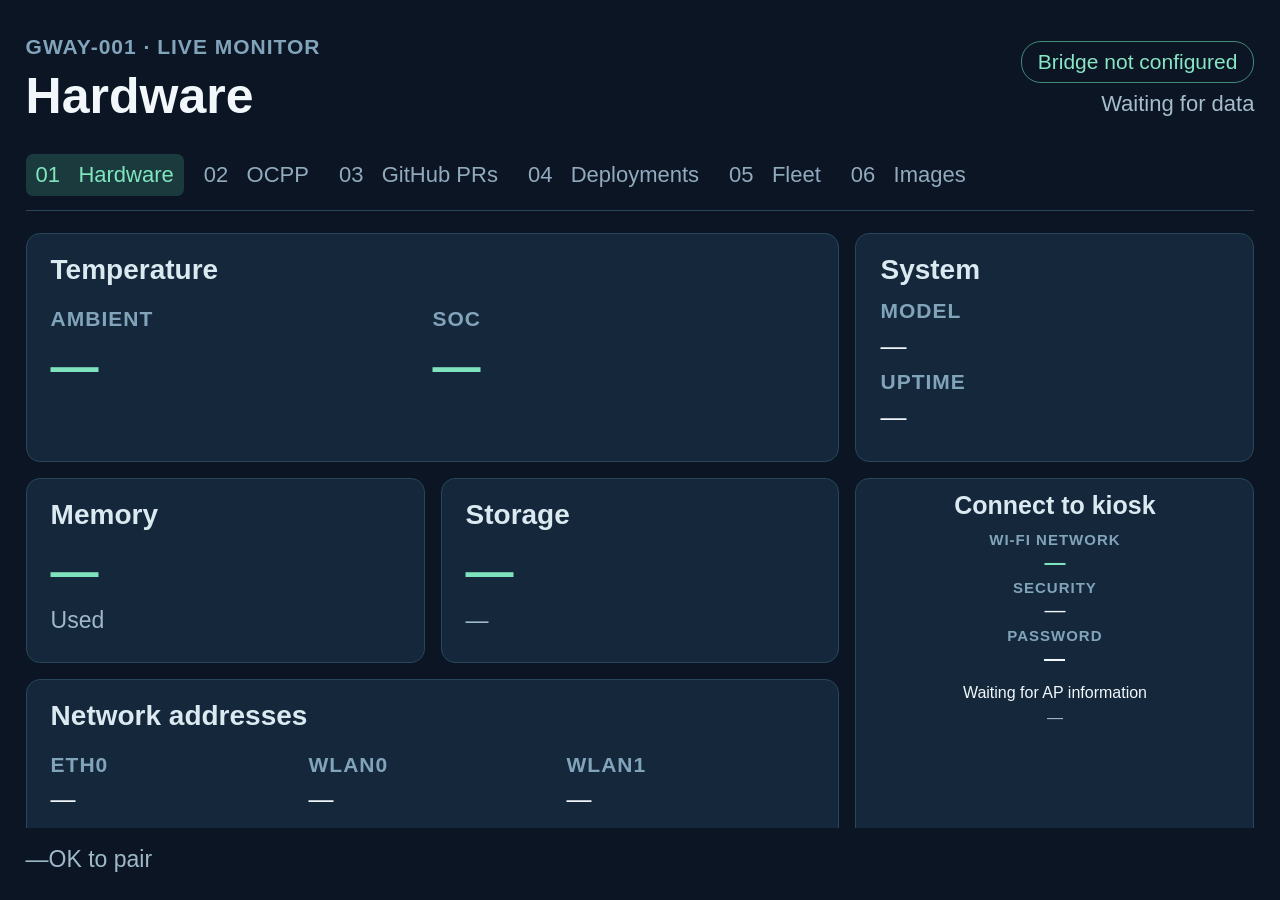
<file: apps/gway-monitor/index.html>
<!doctype html>
<html lang="en"><head><meta charset="utf-8"><meta name="viewport" content="width=device-width,initial-scale=1"><title>GWAY Monitor</title><link rel="stylesheet" href="style.css"></head>
<body><main><header><div><p class="eyebrow">GWAY-001 · LIVE MONITOR</p><h1 id="title">Hardware</h1></div><div class="header-right"><span id="connection" class="pill">Connecting</span><p id="freshness">Waiting for data</p></div></header>
<nav><span id="tab-hardware" class="selected">01 &nbsp; Hardware</span><span id="tab-ocpp">02 &nbsp; OCPP</span><span id="tab-github">03 &nbsp; GitHub PRs</span><span id="tab-deployments">04 &nbsp; Deployments</span><span id="tab-fleet">05 &nbsp; Fleet</span><span id="tab-images">06 &nbsp; Images</span></nav>
<section id="hardware"><div class="grid"><article class="wide"><h2>Temperature</h2><div class="twocol"><div><p class="label">AMBIENT</p><p class="big" id="ambient">—</p></div><div><p class="label">SOC</p><p class="big" id="soc">—</p></div></div></article><article><h2>System</h2><p class="label">MODEL</p><p id="model">—</p><p class="label">UPTIME</p><p id="uptime">—</p></article><article><h2>Memory</h2><p class="big" id="memory">—</p><p class="muted">Used</p></article><article><h2>Storage</h2><p class="big" id="disk">—</p><p class="muted" id="disk-free">—</p></article><article class="wide"><h2>Network addresses</h2><div class="network"><div><p class="label">ETH0</p><p id="eth0">—</p></div><div><p class="label">WLAN0</p><p id="wlan0">—</p></div><div><p class="label">WLAN1</p><p id="wlan1">—</p></div></div></article><article class="ap-connect" aria-label="Kiosk Wi-Fi joining details"><h2>Connect to kiosk</h2><div class="ap-meta"><p class="label">WI-FI NETWORK</p><p class="ap-ssid" id="ap-ssid">—</p><p class="label">SECURITY</p><p id="ap-security">—</p><p class="label">PASSWORD</p><p class="ap-password" id="ap-password">—</p></div><div id="ap-wifi-qr" class="ap-wifi-qr" role="img" aria-label="Wi-Fi connection QR" hidden></div><p class="ap-instructions" id="ap-instructions">Waiting for AP information</p><p class="ap-gateway" id="ap-gateway">—</p></article></div></section>
<section id="ocpp" hidden><div class="grid"><article class="wide"><h2>Local CSMS</h2><p class="big" id="server">—</p><p class="muted" id="storage">Waiting for status</p></article><article><h2>Chargers</h2><p class="big" id="chargers">—</p><p class="muted">Connected / known</p></article><article class="transaction"><h2 id="tx-title">Current / last transaction</h2><div id="tx-content" class="muted">Waiting for data</div></article></div><p class="note">Transaction state reflects recorded CSMS evidence, not confirmation of physical charging.</p></section>
<section id="github" hidden><p class="note" id="pr-summary">Waiting for GitHub status</p><div class="grid" id="pr-list"></div></section><section id="deployments" hidden><p class="note" id="deployment-summary">Waiting for deployment status</p><div class="grid" id="deployment-list"></div></section><section id="fleet" hidden><p class="note" id="fleet-summary">Waiting for Watchtower inventory</p><div class="grid" id="fleet-list"></div></section><section id="images" hidden><div class="image-stage"><img id="image-roll-current" alt="Recent captured image" hidden><p id="image-roll-empty">No images yet</p></div><p id="image-roll-position" class="note"></p></section><footer><span id="channel-count"></span><span id="reconnect-hint" hidden>OK to pair</span></footer></main><script src="secret-dialog.js"></script><script src="core/format.js"></script><script src="channel-registry.js"></script><script src="core/status.js"></script><script src="channels/hardware.js"></script><script src="channels/ocpp.js"></script><script src="channels/github.js"></script><script src="channels/deployments.js"></script><script src="channels/fleet.js"></script><script src="channels/images.js"></script><script src="app.js"></script></body></html>
</file>
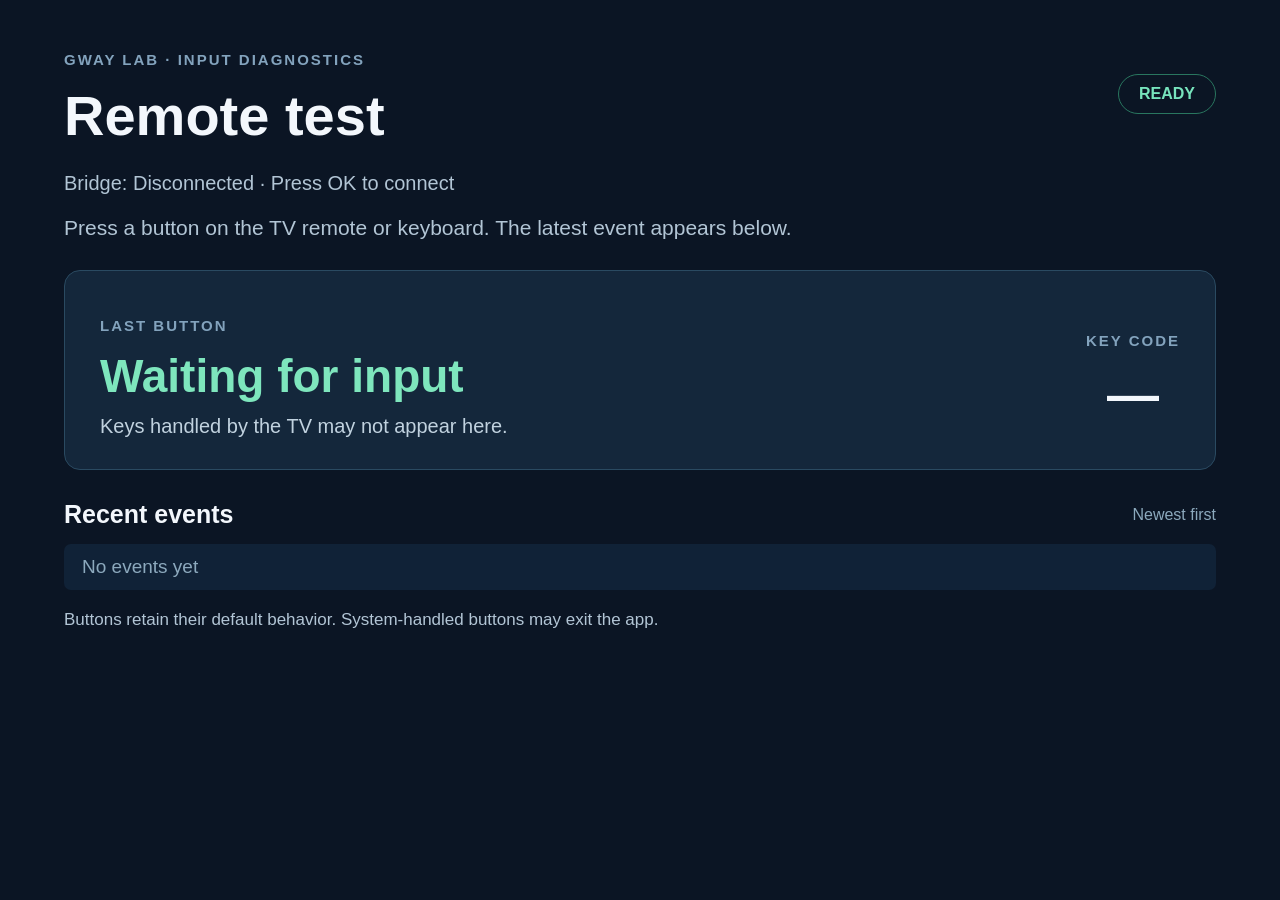
<file: apps/remote-test/index.html>
<!doctype html>
<html lang="en">
<head>
  <meta charset="utf-8">
  <meta name="viewport" content="width=device-width, initial-scale=1">
  <title>GWAY Remote Test</title>
  <link rel="stylesheet" href="style.css">
</head>
<body>
  <main>
    <header><div><p class="eyebrow">GWAY LAB · INPUT DIAGNOSTICS</p><h1>Remote test</h1></div><span class="badge">READY</span></header>
    <p class="connection">Bridge: <span id="bridge-status">Disconnected</span> <span id="bridge-hint">· Press OK to connect</span></p>
    <p class="intro">Press a button on the TV remote or keyboard. The latest event appears below.</p>
    <section class="latest" aria-live="polite">
      <div><p class="label">LAST BUTTON</p><div id="name" class="key-name">Waiting for input</div><div id="detail" class="detail">Keys handled by the TV may not appear here.</div></div>
      <div class="code"><p class="label">KEY CODE</p><span id="code">—</span></div>
    </section>
    <section class="history"><div class="section-head"><h2>Recent events</h2><span>Newest first</span></div><ol id="events"><li class="empty">No events yet</li></ol></section>
    <footer>Buttons retain their default behavior. System-handled buttons may exit the app.</footer>
  </main>
  <script src="secret-dialog.js"></script>
  <script src="app.js"></script>
</body>
</html>
</file>
<file: apps/gway-monitor/style.css>
* {box-sizing:border-box} [hidden] {display:none !important} body {margin:0;background:#0b1524;color:#f1f7fb;font-family:Arial,sans-serif} main {width:100%;margin:0;padding:3vh 2vw} header {display:flex;justify-content:space-between;align-items:center} .eyebrow,.label {color:#82a4bb;font-size:15px;font-weight:bold;letter-spacing:2px} h1 {font-size:50px;margin:4px 0 14px} h2 {font-size:21px;margin:0 0 13px;color:#dbe9f0} p {margin:8px 0;font-size:20px} .header-right {text-align:right;color:#a6bdcb}.header-right p {font-size:16px}.pill {display:inline-block;border:1px solid #438a78;color:#88e6c4;border-radius:20px;padding:8px 16px;font-size:16px} nav {display:flex;align-items:center;gap:14px;margin:15px 0 22px;border-bottom:1px solid #284559;padding-bottom:14px;color:#91aabd;font-size:18px} nav span {padding:8px 12px} nav .selected {color:#80e6be;background:#1a3a3d;border-radius:7px} nav .guide {margin-left:auto;font-size:15px}.grid {display:grid;grid-template-columns:repeat(3,1fr);gap:16px} article {background:#14273b;border:1px solid #29465a;border-radius:14px;padding:20px 24px;min-height:140px}.wide {grid-column:span 2}.twocol {display:grid;grid-template-columns:1fr 1fr}.big {font-size:44px;font-weight:bold;color:#7fe4bd;margin:8px 0}.muted,.note,footer {color:#9fb9c8;font-size:17px}.network {display:grid;grid-template-columns:repeat(3,1fr);gap:10px}.network p:not(.label) {font-size:19px;overflow-wrap:anywhere}.transaction {grid-column:span 3;min-height:160px}.tx-row {display:inline-block;min-width:25%;vertical-align:top;padding:4px 15px 0 0}.tx-row strong {display:block;color:#e6f2f8;font-size:22px;margin-top:7px}.note {margin:17px 0}footer {margin-top:18px}.secret-overlay {position:fixed;inset:0;z-index:20;display:flex;align-items:center;justify-content:center;background:rgba(3,10,19,.86)}.secret-dialog {width:70%;max-width:850px;padding:45px;text-align:center;background:#14273b;border:2px solid #77e4bd;border-radius:18px}.secret-dialog h2 {font-size:38px;margin:0 0 20px}.secret-dialog p {color:#c1d2df;font-size:23px}.secret-digits {color:#77e4bd;font-size:58px;letter-spacing:14px;margin:28px 0}.secret-dialog .secret-hint {font-size:18px}

.pr-card{grid-column:span 3;min-height:90px;padding:12px 20px}.pr-card h2{font-size:18px;margin:0}.pr-card p{margin:6px 0;font-size:18px}

#github .pr-card.selected-card,#deployments .pr-card.selected-card,#fleet .pr-card.selected-card{border-color:#7fe4bd;box-shadow:inset 0 0 0 2px #7fe4bd}

/* TV viewing-distance readability: preserve existing 3vh / 2vw safe margins. */
.eyebrow,.label{font-size:21px;letter-spacing:1px}
h2{font-size:28px}
p{font-size:26px}
.header-right p{font-size:22px}
.pill{font-size:21px}
nav{font-size:22px;gap:10px;flex-wrap:wrap}
nav span{padding:8px 10px}
nav .guide{font-size:19px}
.big{font-size:48px}
.muted,.note,footer{font-size:23px}
.network p:not(.label){font-size:25px}
.tx-row strong{font-size:27px}
.pr-card{display:flex;align-items:center;justify-content:space-between;gap:24px;min-height:142px;padding:17px 24px}
.pr-card h2{font-size:25px}
.pr-card p{font-size:24px;line-height:1.25;margin:7px 0;overflow-wrap:anywhere}
.status-copy{flex:1;min-width:0}
.status-badge{flex:0 0 100px;display:flex;flex-direction:column;align-items:center;justify-content:center;gap:4px;text-align:center;color:#a8b9c8}
.status-symbol{display:flex;align-items:center;justify-content:center;width:78px;height:78px;border:4px solid currentColor;border-radius:50%;font-size:62px;font-weight:bold;line-height:1}
.status-label{font-size:17px;font-weight:bold}
.status-passed{color:#7fe4bd}
.status-failed{color:#ff7878}
.status-pending{color:#7fbdf4}
.status-draft,.status-unknown{color:#b1bac6}
.status-outdated,.status-degraded{color:#f6bf65}

/* Keep the header, channel selector and footer inside the TV safe frame.
   Only the active channel content may scroll; never the document body. */
html,body{height:100%;overflow:hidden}
main{height:100vh;height:100dvh;display:flex;flex-direction:column;overflow:hidden}
main>header,main>nav,main>footer{flex:0 0 auto}
main>section{flex:1 1 auto;min-height:0;overflow-y:auto;overflow-x:hidden;overscroll-behavior:contain;scroll-behavior:auto}
main>section .grid{padding-bottom:8px}

/* Hide visual scrollbars without disabling remote-arrow navigation. */
#github,#deployments{scrollbar-width:none;-ms-overflow-style:none}
#github::-webkit-scrollbar,#deployments::-webkit-scrollbar{display:none;width:0;height:0}


/* Hardware home: use the vacant lower-right grid area, below System. */
#hardware .grid{grid-template-columns:repeat(3,minmax(0,1fr));align-items:stretch}
#hardware .ap-connect{grid-column:3;grid-row:2/span 2;min-width:0;min-height:0;
  display:flex;flex-direction:column;align-items:center;gap:5px;text-align:center;
  padding:12px 15px}
.ap-connect h2{font-size:25px;margin:0 0 4px}
.ap-meta{width:100%;min-width:0}
.ap-meta .label{font-size:15px;letter-spacing:1px;margin:2px 0 0}
.ap-meta p:not(.label){margin:2px 0 5px;font-size:21px;line-height:1.15;overflow-wrap:anywhere}
.ap-ssid{font-weight:bold;color:#7fe4bd}
.ap-password{font-weight:bold;letter-spacing:1px;color:#f1f7fb;word-break:break-word}
.ap-wifi-qr{background:#fff;border-radius:9px;padding:6px;width:174px;height:174px;
  max-width:100%;flex:0 0 auto;display:flex;align-items:center;justify-content:center}
.ap-wifi-qr svg{width:100%;height:100%;display:block}
.ap-connect .ap-instructions{font-size:16px;line-height:1.2;margin:3px 0 0}
.ap-connect .ap-gateway{font-size:16px;color:#9fb9c8;margin:1px 0 0;overflow-wrap:anywhere}
@media(max-width:780px){
  #hardware .grid{grid-template-columns:repeat(2,minmax(0,1fr))}
  #hardware .ap-connect{grid-column:1/-1;grid-row:auto}
}
.image-stage{height:calc(100% - 55px);display:flex;align-items:center;justify-content:center;overflow:hidden;background:#07111d;border-radius:14px}
.image-stage img{display:block;max-height:100%;max-width:100%;object-fit:contain}
.slide-from-right{animation:image-from-right .28s ease-out}.slide-from-left{animation:image-from-left .28s ease-out}
@keyframes image-from-right{from{transform:translateX(80%);opacity:.5}to{transform:translateX(0);opacity:1}}
@keyframes image-from-left{from{transform:translateX(-80%);opacity:.5}to{transform:translateX(0);opacity:1}}

/* The gallery has a fixed viewport and uses arrow keys for navigation. */
#images{overflow:hidden;scrollbar-width:none;-ms-overflow-style:none}
#images::-webkit-scrollbar{display:none;width:0;height:0}
.slide-from-top{animation:image-from-top .28s ease-out}.slide-from-bottom{animation:image-from-bottom .28s ease-out}
@keyframes image-from-top{from{transform:translateY(-80%);opacity:.5}to{transform:translateY(0);opacity:1}}
@keyframes image-from-bottom{from{transform:translateY(80%);opacity:.5}to{transform:translateY(0);opacity:1}}

.image-stage img.zoomed{transition:transform .16s ease-out;will-change:transform}
</file>
<file: apps/remote-test/style.css>
* { box-sizing: border-box; }
body { margin: 0; background: #0b1524; color: #f3f7fc; font-family: Arial, sans-serif; }
main { max-width: 1500px; margin: auto; padding: 4vh 5vw; }
header, .section-head { display: flex; justify-content: space-between; align-items: center; }
.eyebrow, .label { color: #83a3bd; font-size: 15px; font-weight: bold; letter-spacing: 2px; }
h1 { margin: 4px 0; font-size: 56px; }
.badge { color: #77e4bd; border: 1px solid #29765f; border-radius: 30px; padding: 10px 20px; font-weight: bold; }
.intro, footer { color: #b2c5d5; font-size: 21px; }
.latest { display: flex; justify-content: space-between; align-items: center; min-height: 200px; margin: 30px 0; padding: 28px 35px; background: #14273b; border: 1px solid #2a4a61; border-radius: 16px; }
.key-name { color: #7ee6bd; font-size: 46px; font-weight: bold; overflow-wrap: anywhere; }
.detail { margin-top: 12px; color: #c1d2df; font-size: 20px; }
.code { text-align: center; margin-left: 20px; }
.code span { font-size: 52px; font-weight: bold; }
.section-head h2 { margin: 0; font-size: 25px; }
.section-head span { color: #8ca9bd; }
ol { list-style: none; padding: 0; margin: 15px 0; }
li { padding: 12px 18px; margin: 7px 0; background: #102237; border-radius: 7px; font-size: 19px; }
.empty { color: #8ca9bd; }
footer { margin-top: 20px; font-size: 17px; }
#bridge-form { display: flex; align-items: center; gap: 12px; color: #b2c5d5; font-size: 16px; }
#bridge-form input { background: #14273b; color: #fff; border: 1px solid #42677d; border-radius: 5px; padding: 8px; width: 250px; }
#bridge-form button { background: #77e4bd; color: #0b1524; border: 0; border-radius: 5px; padding: 9px 15px; }
.connection { color: #b2c5d5; font-size: 20px; }
.secret-overlay[hidden] { display: none; }
.secret-overlay { position: fixed; inset: 0; z-index: 20; display: flex; align-items: center; justify-content: center; background: rgba(3, 10, 19, .86); }
.secret-dialog { width: 70%; max-width: 850px; padding: 45px; text-align: center; background: #14273b; border: 2px solid #77e4bd; border-radius: 18px; }
.secret-dialog h2 { font-size: 38px; margin: 0 0 20px; }
.secret-dialog p { color: #c1d2df; font-size: 23px; }
.secret-digits { color: #77e4bd; font-size: 58px; letter-spacing: 14px; margin: 28px 0; }
.secret-dialog .secret-hint { font-size: 18px; }
</file>
